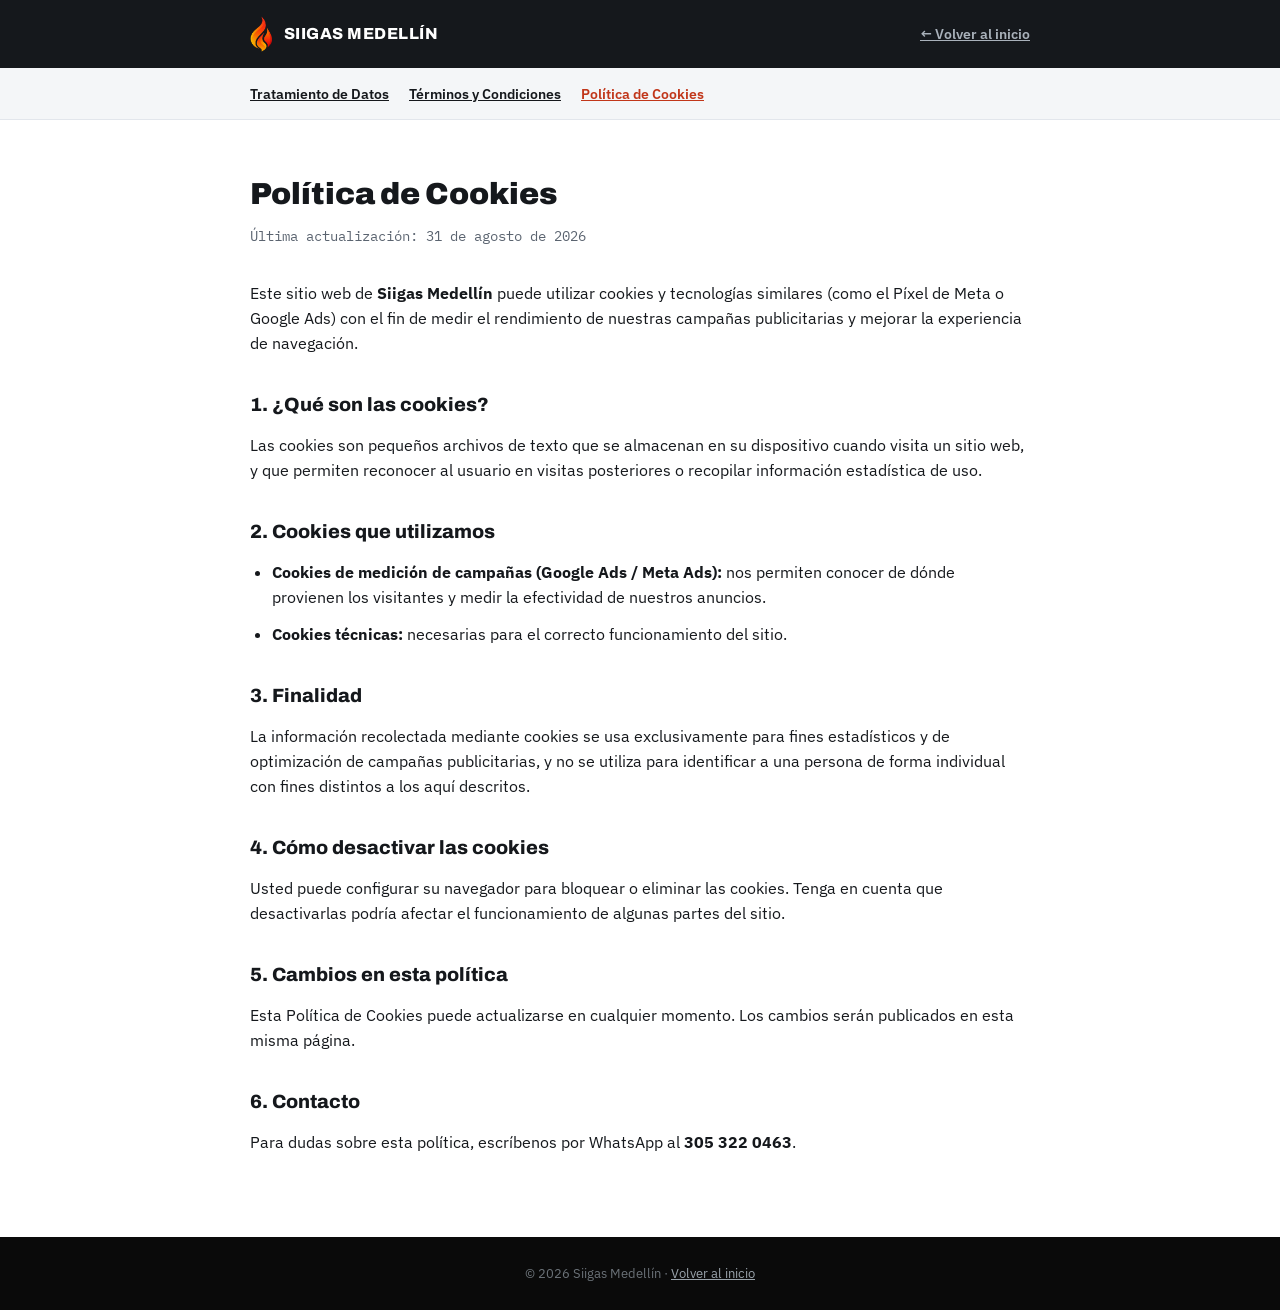
<file: legal/cookies.html>
<!DOCTYPE html>
<html lang="es">
<head>
<meta charset="UTF-8">
<meta name="viewport" content="width=device-width, initial-scale=1.0">
<title>Política de Cookies | Siigas Medellín</title>
<meta name="robots" content="noindex">
<link rel="icon" type="image/png" href="../assets/logo-icono.png">
<!-- Google tag (gtag.js) -->
<script async src="https://www.googletagmanager.com/gtag/js?id=G-0ZHES611LP"></script>
<script>
  window.dataLayer = window.dataLayer || [];
  function gtag(){dataLayer.push(arguments);}
  gtag('js', new Date());
  gtag('config', 'G-0ZHES611LP');
  gtag('config', 'AW-11483641827');
</script>
<link rel="stylesheet" href="../assets/legal.css">
</head>
<body>
<header>
  <div class="container">
    <img src="../assets/logo-icono.png" alt="Siigas Medellín">
    <span>SIIGAS MEDELLÍN</span>
    <a class="back" href="../index.html">← Volver al inicio</a>
  </div>
</header>
<nav class="legal-nav">
  <div class="container">
    <a href="privacidad.html">Tratamiento de Datos</a>
    <a href="terminos.html">Términos y Condiciones</a>
    <a class="active" href="cookies.html">Política de Cookies</a>
  </div>
</nav>
<main>
  <div class="container">
    <h1>Política de Cookies</h1>
    <p class="updated">Última actualización: 31 de agosto de 2026</p>

    <p>Este sitio web de <strong>Siigas Medellín</strong> puede utilizar cookies y tecnologías similares (como el Píxel de Meta o Google Ads) con el fin de medir el rendimiento de nuestras campañas publicitarias y mejorar la experiencia de navegación.</p>

    <h2>1. ¿Qué son las cookies?</h2>
    <p>Las cookies son pequeños archivos de texto que se almacenan en su dispositivo cuando visita un sitio web, y que permiten reconocer al usuario en visitas posteriores o recopilar información estadística de uso.</p>

    <h2>2. Cookies que utilizamos</h2>
    <ul>
      <li><strong>Cookies de medición de campañas (Google Ads / Meta Ads):</strong> nos permiten conocer de dónde provienen los visitantes y medir la efectividad de nuestros anuncios.</li>
      <li><strong>Cookies técnicas:</strong> necesarias para el correcto funcionamiento del sitio.</li>
    </ul>

    <h2>3. Finalidad</h2>
    <p>La información recolectada mediante cookies se usa exclusivamente para fines estadísticos y de optimización de campañas publicitarias, y no se utiliza para identificar a una persona de forma individual con fines distintos a los aquí descritos.</p>

    <h2>4. Cómo desactivar las cookies</h2>
    <p>Usted puede configurar su navegador para bloquear o eliminar las cookies. Tenga en cuenta que desactivarlas podría afectar el funcionamiento de algunas partes del sitio.</p>

    <h2>5. Cambios en esta política</h2>
    <p>Esta Política de Cookies puede actualizarse en cualquier momento. Los cambios serán publicados en esta misma página.</p>

    <h2>6. Contacto</h2>
    <p>Para dudas sobre esta política, escríbenos por WhatsApp al <strong>305 322 0463</strong>.</p>
  </div>
</main>
<footer>
  <div class="container">© 2026 Siigas Medellín · <a href="../index.html">Volver al inicio</a></div>
</footer>
</body>
</html>
</file>
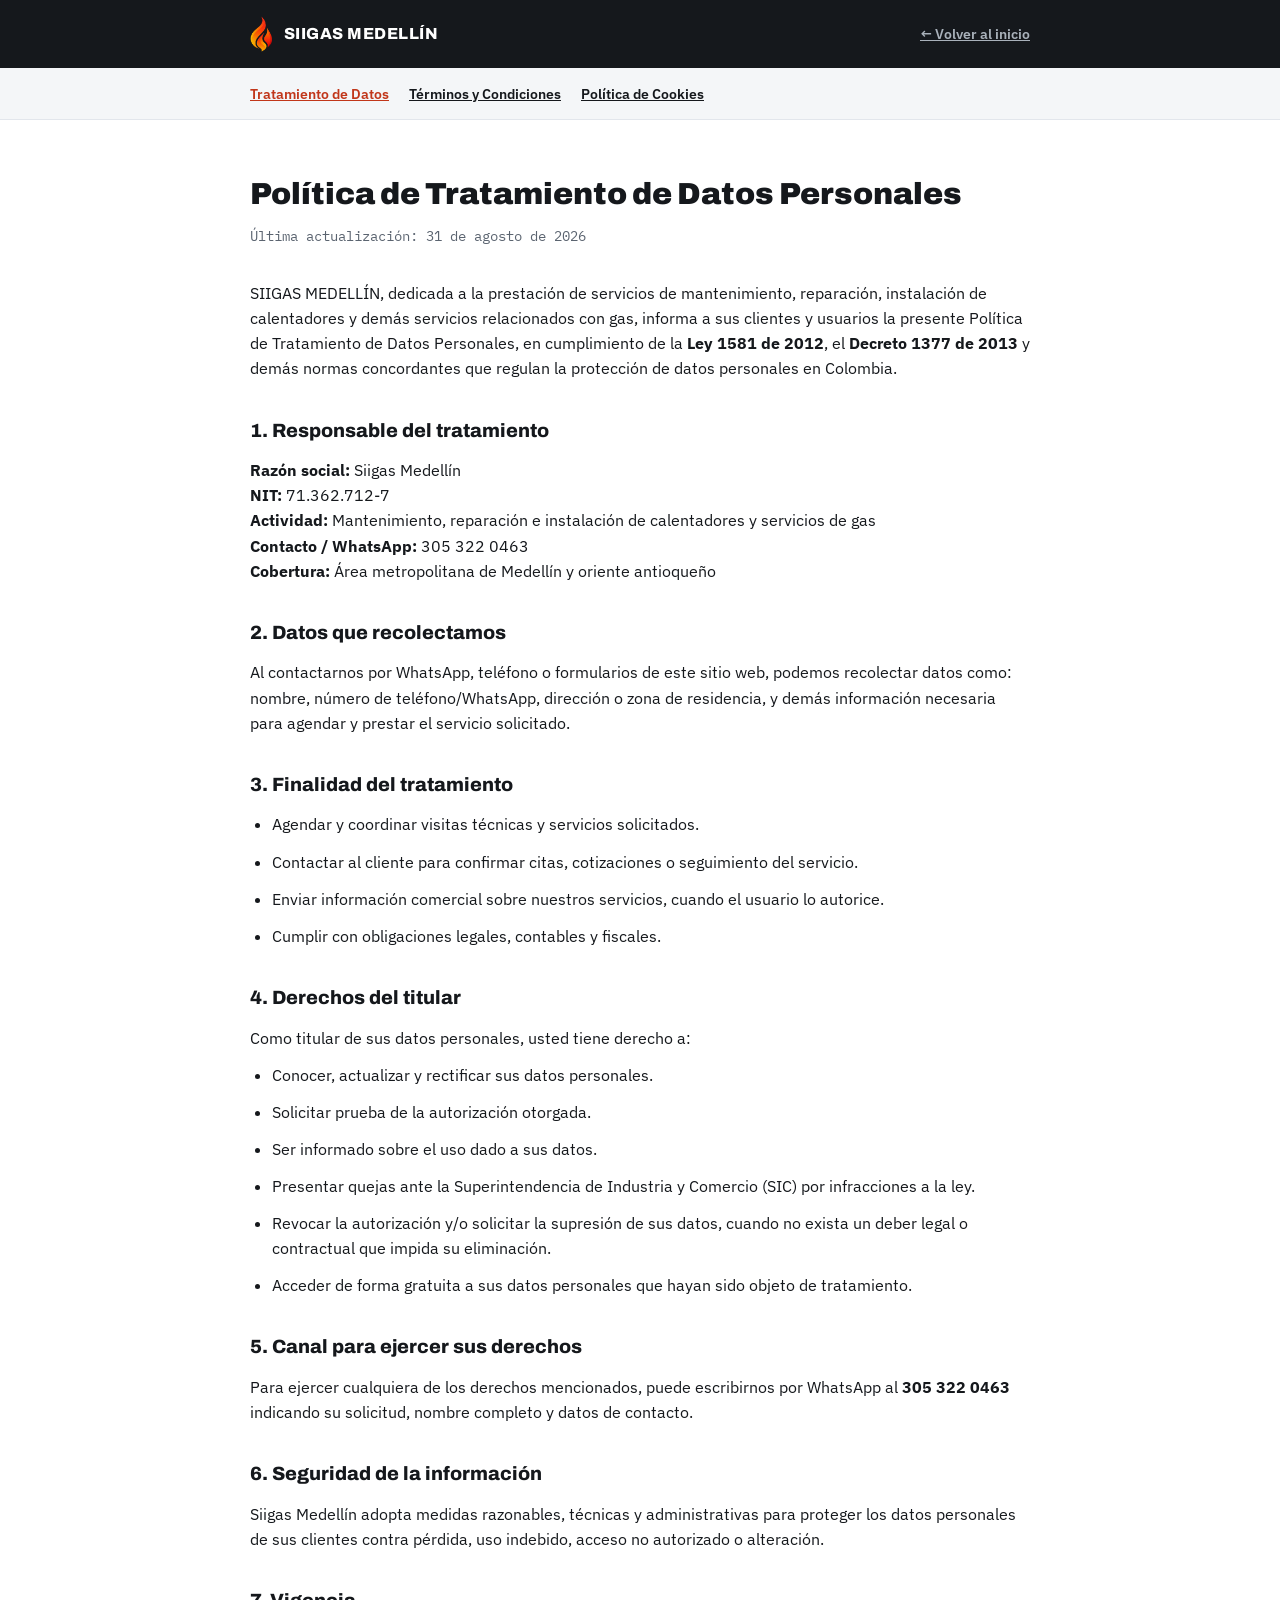
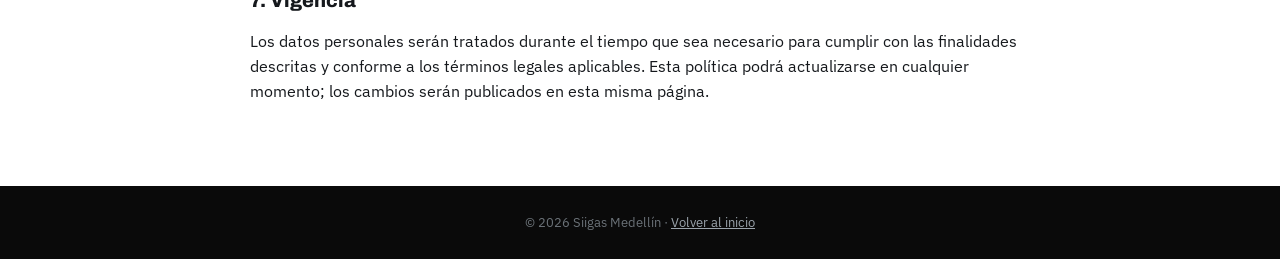
<file: legal/privacidad.html>
<!DOCTYPE html>
<html lang="es">
<head>
<meta charset="UTF-8">
<meta name="viewport" content="width=device-width, initial-scale=1.0">
<title>Política de Tratamiento de Datos Personales | Siigas Medellín</title>
<meta name="robots" content="noindex">
<link rel="icon" type="image/png" href="../assets/logo-icono.png">
<!-- Google tag (gtag.js) -->
<script async src="https://www.googletagmanager.com/gtag/js?id=G-0ZHES611LP"></script>
<script>
  window.dataLayer = window.dataLayer || [];
  function gtag(){dataLayer.push(arguments);}
  gtag('js', new Date());
  gtag('config', 'G-0ZHES611LP');
  gtag('config', 'AW-11483641827');
</script>
<link rel="stylesheet" href="../assets/legal.css">
</head>
<body>
<header>
  <div class="container">
    <img src="../assets/logo-icono.png" alt="Siigas Medellín">
    <span>SIIGAS MEDELLÍN</span>
    <a class="back" href="../index.html">← Volver al inicio</a>
  </div>
</header>
<nav class="legal-nav">
  <div class="container">
    <a class="active" href="privacidad.html">Tratamiento de Datos</a>
    <a href="terminos.html">Términos y Condiciones</a>
    <a href="cookies.html">Política de Cookies</a>
  </div>
</nav>
<main>
  <div class="container">
    <h1>Política de Tratamiento de Datos Personales</h1>
    <p class="updated">Última actualización: 31 de agosto de 2026</p>

    <p>SIIGAS MEDELLÍN, dedicada a la prestación de servicios de mantenimiento, reparación, instalación de calentadores y demás servicios relacionados con gas, informa a sus clientes y usuarios la presente Política de Tratamiento de Datos Personales, en cumplimiento de la <strong>Ley 1581 de 2012</strong>, el <strong>Decreto 1377 de 2013</strong> y demás normas concordantes que regulan la protección de datos personales en Colombia.</p>

    <h2>1. Responsable del tratamiento</h2>
    <p><strong>Razón social:</strong> Siigas Medellín<br>
    <strong>NIT:</strong> 71.362.712-7<br>
    <strong>Actividad:</strong> Mantenimiento, reparación e instalación de calentadores y servicios de gas<br>
    <strong>Contacto / WhatsApp:</strong> 305 322 0463<br>
    <strong>Cobertura:</strong> Área metropolitana de Medellín y oriente antioqueño</p>

    <h2>2. Datos que recolectamos</h2>
    <p>Al contactarnos por WhatsApp, teléfono o formularios de este sitio web, podemos recolectar datos como: nombre, número de teléfono/WhatsApp, dirección o zona de residencia, y demás información necesaria para agendar y prestar el servicio solicitado.</p>

    <h2>3. Finalidad del tratamiento</h2>
    <ul>
      <li>Agendar y coordinar visitas técnicas y servicios solicitados.</li>
      <li>Contactar al cliente para confirmar citas, cotizaciones o seguimiento del servicio.</li>
      <li>Enviar información comercial sobre nuestros servicios, cuando el usuario lo autorice.</li>
      <li>Cumplir con obligaciones legales, contables y fiscales.</li>
    </ul>

    <h2>4. Derechos del titular</h2>
    <p>Como titular de sus datos personales, usted tiene derecho a:</p>
    <ul>
      <li>Conocer, actualizar y rectificar sus datos personales.</li>
      <li>Solicitar prueba de la autorización otorgada.</li>
      <li>Ser informado sobre el uso dado a sus datos.</li>
      <li>Presentar quejas ante la Superintendencia de Industria y Comercio (SIC) por infracciones a la ley.</li>
      <li>Revocar la autorización y/o solicitar la supresión de sus datos, cuando no exista un deber legal o contractual que impida su eliminación.</li>
      <li>Acceder de forma gratuita a sus datos personales que hayan sido objeto de tratamiento.</li>
    </ul>

    <h2>5. Canal para ejercer sus derechos</h2>
    <p>Para ejercer cualquiera de los derechos mencionados, puede escribirnos por WhatsApp al <strong>305 322 0463</strong> indicando su solicitud, nombre completo y datos de contacto.</p>

    <h2>6. Seguridad de la información</h2>
    <p>Siigas Medellín adopta medidas razonables, técnicas y administrativas para proteger los datos personales de sus clientes contra pérdida, uso indebido, acceso no autorizado o alteración.</p>

    <h2>7. Vigencia</h2>
    <p>Los datos personales serán tratados durante el tiempo que sea necesario para cumplir con las finalidades descritas y conforme a los términos legales aplicables. Esta política podrá actualizarse en cualquier momento; los cambios serán publicados en esta misma página.</p>
  </div>
</main>
<footer>
  <div class="container">© 2026 Siigas Medellín · <a href="../index.html">Volver al inicio</a></div>
</footer>
</body>
</html>
</file>
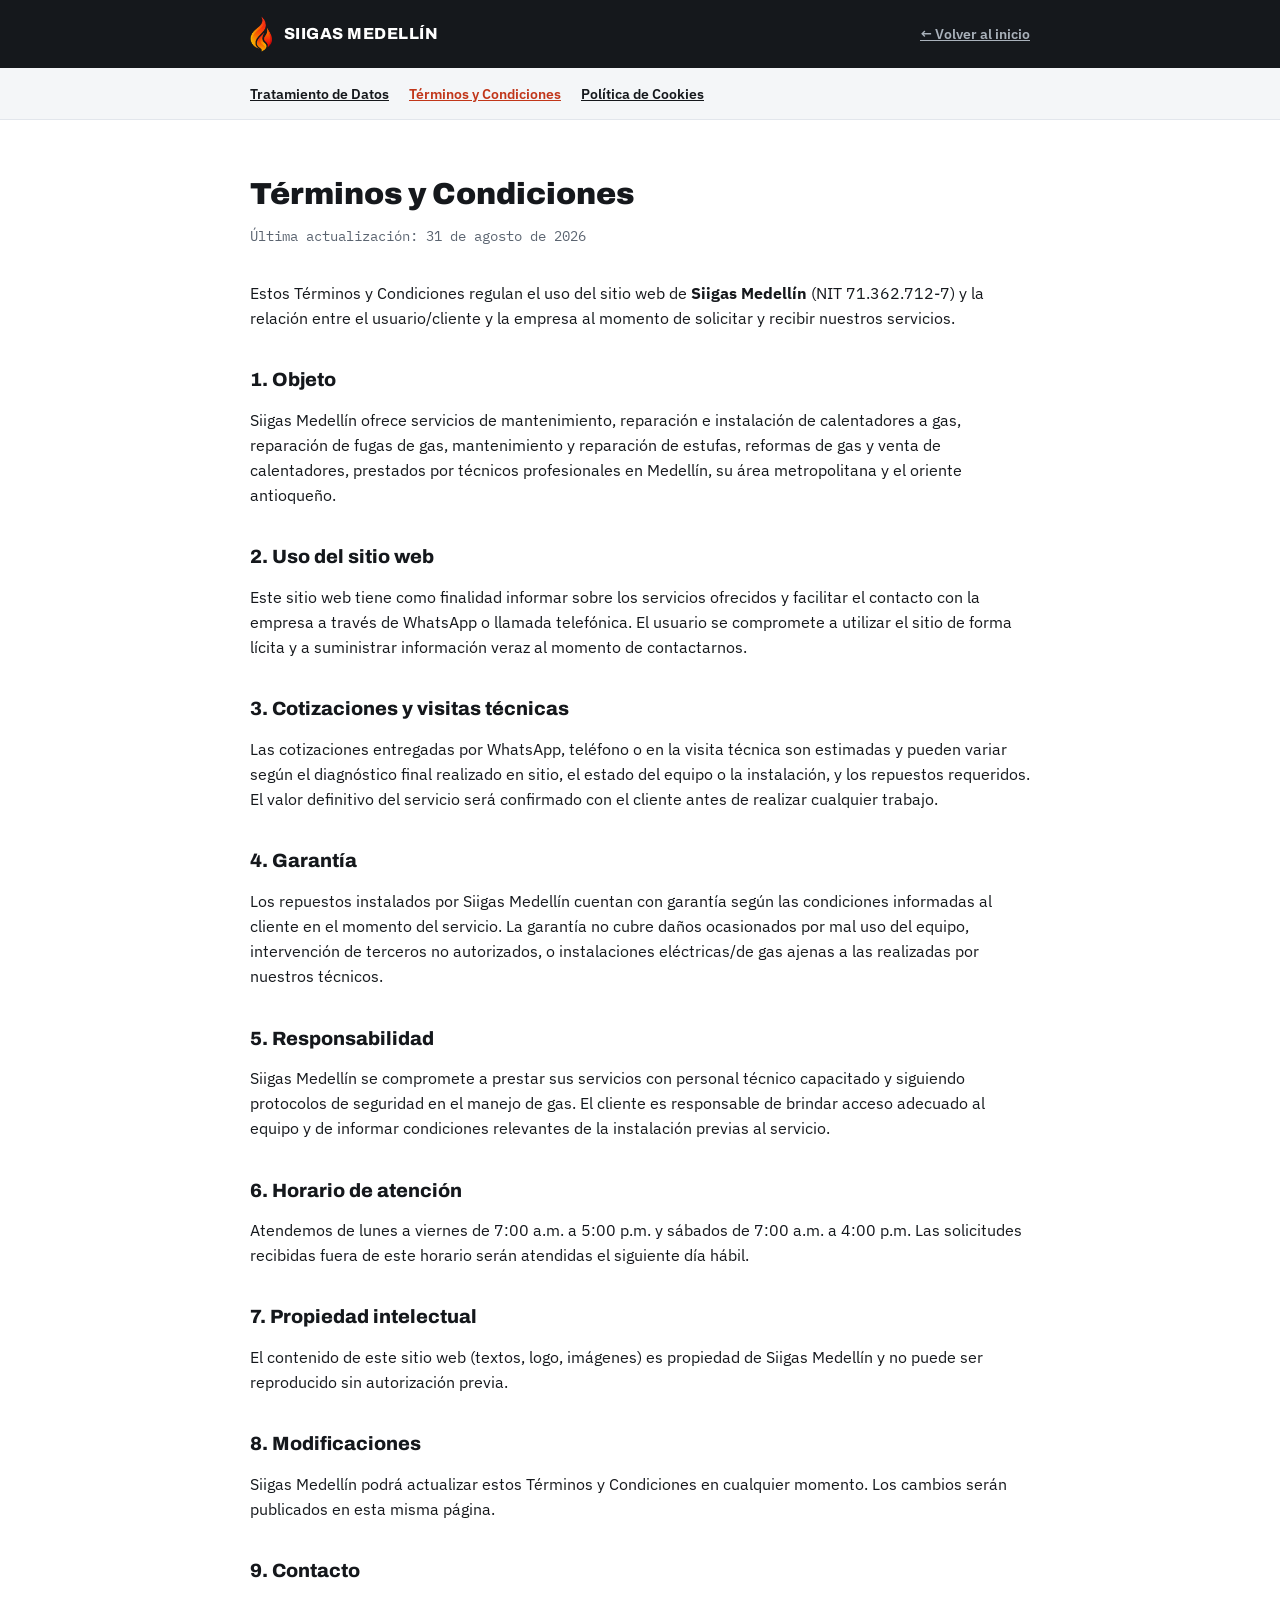
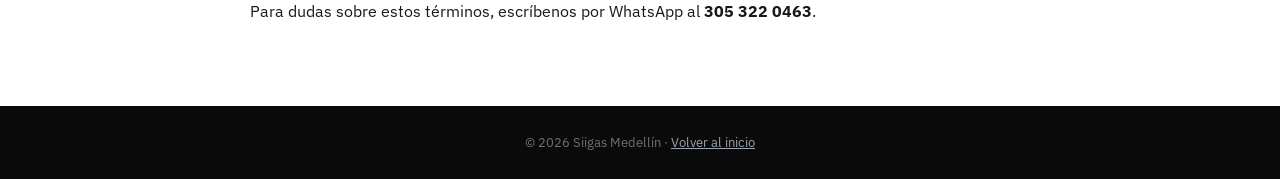
<file: legal/terminos.html>
<!DOCTYPE html>
<html lang="es">
<head>
<meta charset="UTF-8">
<meta name="viewport" content="width=device-width, initial-scale=1.0">
<title>Términos y Condiciones | Siigas Medellín</title>
<meta name="robots" content="noindex">
<link rel="icon" type="image/png" href="../assets/logo-icono.png">
<!-- Google tag (gtag.js) -->
<script async src="https://www.googletagmanager.com/gtag/js?id=G-0ZHES611LP"></script>
<script>
  window.dataLayer = window.dataLayer || [];
  function gtag(){dataLayer.push(arguments);}
  gtag('js', new Date());
  gtag('config', 'G-0ZHES611LP');
  gtag('config', 'AW-11483641827');
</script>
<link rel="stylesheet" href="../assets/legal.css">
</head>
<body>
<header>
  <div class="container">
    <img src="../assets/logo-icono.png" alt="Siigas Medellín">
    <span>SIIGAS MEDELLÍN</span>
    <a class="back" href="../index.html">← Volver al inicio</a>
  </div>
</header>
<nav class="legal-nav">
  <div class="container">
    <a href="privacidad.html">Tratamiento de Datos</a>
    <a class="active" href="terminos.html">Términos y Condiciones</a>
    <a href="cookies.html">Política de Cookies</a>
  </div>
</nav>
<main>
  <div class="container">
    <h1>Términos y Condiciones</h1>
    <p class="updated">Última actualización: 31 de agosto de 2026</p>

    <p>Estos Términos y Condiciones regulan el uso del sitio web de <strong>Siigas Medellín</strong> (NIT 71.362.712-7) y la relación entre el usuario/cliente y la empresa al momento de solicitar y recibir nuestros servicios.</p>

    <h2>1. Objeto</h2>
    <p>Siigas Medellín ofrece servicios de mantenimiento, reparación e instalación de calentadores a gas, reparación de fugas de gas, mantenimiento y reparación de estufas, reformas de gas y venta de calentadores, prestados por técnicos profesionales en Medellín, su área metropolitana y el oriente antioqueño.</p>

    <h2>2. Uso del sitio web</h2>
    <p>Este sitio web tiene como finalidad informar sobre los servicios ofrecidos y facilitar el contacto con la empresa a través de WhatsApp o llamada telefónica. El usuario se compromete a utilizar el sitio de forma lícita y a suministrar información veraz al momento de contactarnos.</p>

    <h2>3. Cotizaciones y visitas técnicas</h2>
    <p>Las cotizaciones entregadas por WhatsApp, teléfono o en la visita técnica son estimadas y pueden variar según el diagnóstico final realizado en sitio, el estado del equipo o la instalación, y los repuestos requeridos. El valor definitivo del servicio será confirmado con el cliente antes de realizar cualquier trabajo.</p>

    <h2>4. Garantía</h2>
    <p>Los repuestos instalados por Siigas Medellín cuentan con garantía según las condiciones informadas al cliente en el momento del servicio. La garantía no cubre daños ocasionados por mal uso del equipo, intervención de terceros no autorizados, o instalaciones eléctricas/de gas ajenas a las realizadas por nuestros técnicos.</p>

    <h2>5. Responsabilidad</h2>
    <p>Siigas Medellín se compromete a prestar sus servicios con personal técnico capacitado y siguiendo protocolos de seguridad en el manejo de gas. El cliente es responsable de brindar acceso adecuado al equipo y de informar condiciones relevantes de la instalación previas al servicio.</p>

    <h2>6. Horario de atención</h2>
    <p>Atendemos de lunes a viernes de 7:00 a.m. a 5:00 p.m. y sábados de 7:00 a.m. a 4:00 p.m. Las solicitudes recibidas fuera de este horario serán atendidas el siguiente día hábil.</p>

    <h2>7. Propiedad intelectual</h2>
    <p>El contenido de este sitio web (textos, logo, imágenes) es propiedad de Siigas Medellín y no puede ser reproducido sin autorización previa.</p>

    <h2>8. Modificaciones</h2>
    <p>Siigas Medellín podrá actualizar estos Términos y Condiciones en cualquier momento. Los cambios serán publicados en esta misma página.</p>

    <h2>9. Contacto</h2>
    <p>Para dudas sobre estos términos, escríbenos por WhatsApp al <strong>305 322 0463</strong>.</p>
  </div>
</main>
<footer>
  <div class="container">© 2026 Siigas Medellín · <a href="../index.html">Volver al inicio</a></div>
</footer>
</body>
</html>
</file>
<file: assets/legal.css>
@import url('https://fonts.googleapis.com/css2?family=Archivo:wght@700;800;900&family=IBM+Plex+Sans:wght@400;500;600;700&family=IBM+Plex+Mono:wght@500;600&display=swap');
:root{
  --grafito:#15181c;
  --acero:#5b6470;
  --niebla:#f4f6f8;
  --niebla-borde:#e2e6ec;
  --amarillo:#f5be00;
  --brasa:#c1361a;
  --font-display:"Archivo","Segoe UI",system-ui,sans-serif;
  --font-sans:"IBM Plex Sans",system-ui,-apple-system,sans-serif;
  --font-mono:"IBM Plex Mono",ui-monospace,monospace;
}
*{box-sizing:border-box;margin:0;padding:0;}
body{
  font-family: var(--font-sans);
  color: var(--grafito);
  background: #fff;
  line-height:1.6;
}
a{color:var(--brasa);}
.container{max-width:820px;margin:0 auto;padding:0 20px;}
header{
  background:var(--grafito);
  padding:16px 0;
}
header .container{display:flex;align-items:center;gap:12px;}
header img{height:36px;}
header span{color:#fff;font-weight:800;letter-spacing:.5px;font-family:var(--font-display);}
header a.back{margin-left:auto;color:#a9b1ba;font-size:0.9rem;font-weight:600;}
main{padding:50px 0 70px;}
main h1{font-family:var(--font-display);font-weight:900;font-size:1.9rem;color:var(--grafito);margin-bottom:6px;}
main .updated{color:var(--acero);font-size:0.88rem;margin-bottom:34px;font-family:var(--font-mono);}
main h2{font-family:var(--font-display);font-weight:800;font-size:1.2rem;color:var(--grafito);margin:34px 0 12px;}
main p, main li{color:var(--grafito);font-size:0.98rem;margin-bottom:12px;}
main ul{padding-left:22px;margin-bottom:12px;}
main strong{color:var(--grafito);}
.legal-nav{background:var(--niebla);padding:14px 0;border-bottom:1px solid var(--niebla-borde);}
.legal-nav .container{display:flex;gap:20px;font-size:0.9rem;font-weight:600;flex-wrap:wrap;}
.legal-nav a{color:var(--grafito);}
.legal-nav a.active{color:var(--brasa);}
footer{background:#0a0a0a;color:#6b7278;padding:26px 0;text-align:center;font-size:0.82rem;}
footer a{color:#9aa3ab;}

@media (max-width: 640px){
  header .container{flex-wrap:wrap;gap:8px;}
  header a.back{margin-left:0;font-size:0.85rem;}
  main{padding:34px 0 50px;}
  main h1{font-size:1.4rem;}
  main h2{font-size:1.05rem;}
  main p, main li{font-size:0.92rem;}
  .legal-nav .container{gap:12px 16px;font-size:0.85rem;}
}
</file>
